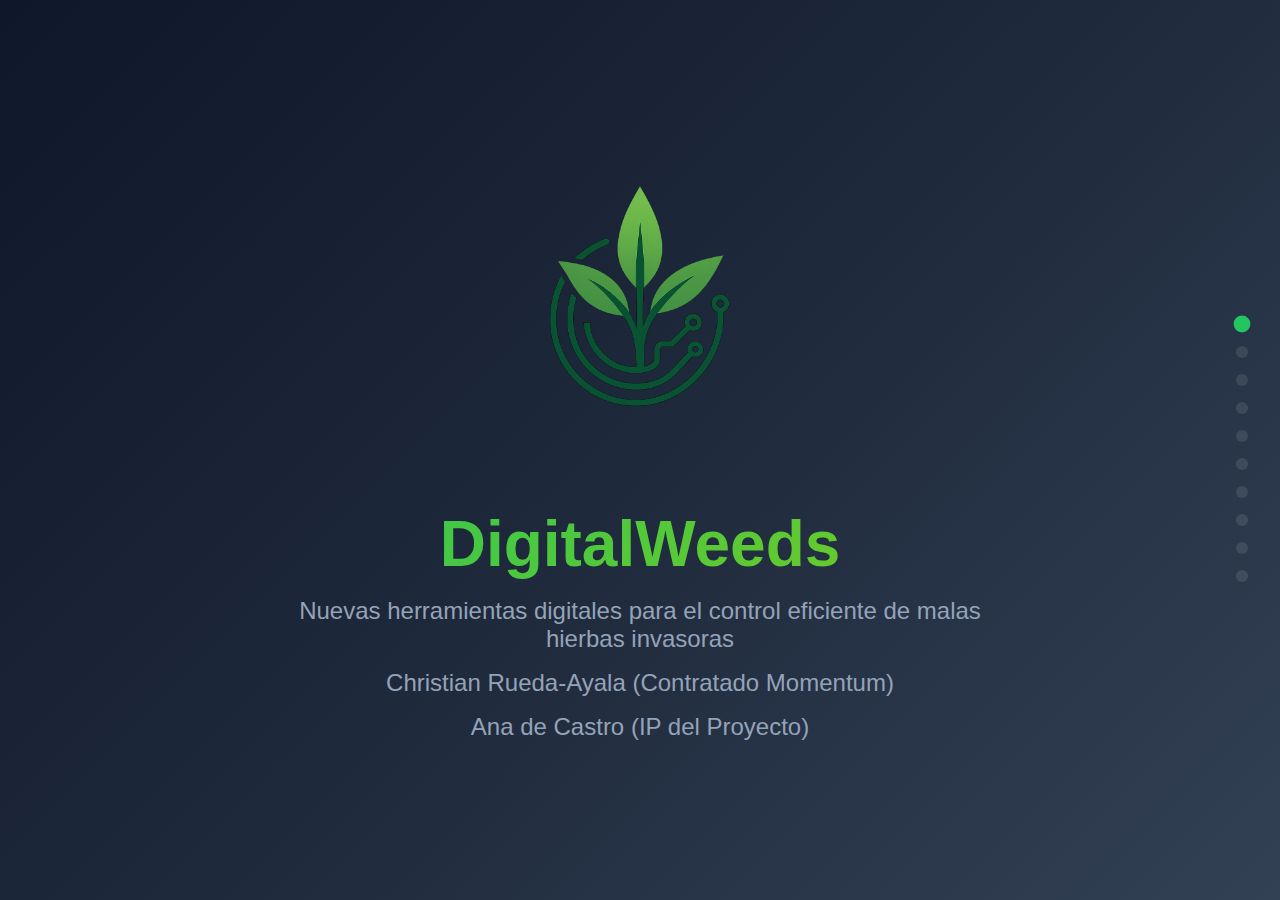
<file: presentation.html>
<!DOCTYPE html>
<html lang="es">
<head>
    <meta charset="UTF-8">
    <meta name="viewport" content="width=device-width, initial-scale=1.0">
    <title>Presentación - DigitalWeeds</title>
    <style>
        :root {
            --color-primary: #22c55e;
            --color-secondary: #84cc16;
            --color-accent1: #3b82f6;
            --color-accent2: #8b5cf6;
            --color-accent3: #06b6d4;
            --color-accent4: #f59e0b;
            --text-light: #f8fafc;
            --text-medium: #94a3b8;
            --bg-dark-start: #0f172a;
            --bg-dark-mid: #1e293b;
            --bg-dark-end: #334155;
            --glass-bg: rgba(255, 255, 255, 0.05);
            --glass-border: rgba(255, 255, 255, 0.1);
        }

        * { margin: 0; padding: 0; box-sizing: border-box; }

        html, body {
            height: 100%;
            width: 100%;
            overflow: hidden;
            font-family: -apple-system, BlinkMacSystemFont, 'Segoe UI', Roboto, 'Helvetica Neue', Arial, sans-serif;
            background: linear-gradient(135deg, var(--bg-dark-start) 0%, var(--bg-dark-mid) 50%, var(--bg-dark-end) 100%);
            color: var(--text-light);
        }

        .presentation-container { height: 100%; width: 100%; position: relative; }
        .slides-wrapper { display: flex; height: 100%; transition: transform 0.6s cubic-bezier(0.77, 0, 0.175, 1); }
        .slide {
            width: 100vw; height: 100vh;
            flex-shrink: 0; display: flex;
            align-items: center; justify-content: center;
            padding: 3rem; overflow-y: auto;
        }
        
        .slide-content {
            opacity: 0; transform: translateY(30px);
            transition: opacity 0.6s ease-out 0.4s, transform 0.6s ease-out 0.4s;
            max-width: 1200px; width: 100%;
        }
        .slide.is-visible .slide-content { opacity: 1; transform: translateY(0); }

        /* --- Estilos de Componentes Reutilizados --- */
        .logo { width: 320px; height: auto; margin: 0 auto 1.5rem; }
        h1 { font-size: 4rem; font-weight: 800; background: linear-gradient(135deg, var(--color-primary), var(--color-secondary)); -webkit-background-clip: text; -webkit-text-fill-color: transparent; background-clip: text; text-align: center; }
        h2 { font-size: 2.5rem; text-align: center; margin-bottom: 2rem; }
        .subtitle { font-size: 1.5rem; color: var(--text-medium); font-weight: 300; max-width: 700px; margin: 1rem auto 0; text-align: center; }
        
        .glass-card { background: var(--glass-bg); backdrop-filter: blur(15px); -webkit-backdrop-filter: blur(15px); border: 1px solid var(--glass-border); border-radius: 24px; padding: 2rem; }
        .description-card p { font-size: 1.1rem; line-height: 1.7; color: var(--text-medium); margin-top: 1.5rem; }
        .description-card h3 { font-size: 1.5rem; color: var(--color-primary); margin-top: 2rem; }
        
        .grid { display: grid; grid-template-columns: repeat(auto-fit, minmax(300px, 1fr)); gap: 2rem; }
        .objective-card { text-align: center; }
        .objective-number { display: inline-flex; width: 40px; height: 40px; align-items: center; justify-content: center; background: linear-gradient(135deg, var(--color-accent1), #1d4ed8); border-radius: 50%; font-weight: 700; margin-bottom: 1rem; }
        .objective-title { font-size: 1.3rem; font-weight: 700; }

        .activity-card { padding: 2rem; border-radius: 20px; }
        .activity-icon { width: 50px; height: 50px; border-radius: 12px; display: flex; align-items: center; justify-content: center; font-size: 1.5rem; margin-bottom: 1rem; }
        .activity-title { font-size: 1.3rem; }
        .activity-subtitle { color: var(--text-medium); font-size: 0.9rem; margin-bottom: 1.5rem; }
        .progress-bar { width: 100%; height: 8px; background: rgba(255, 255, 255, 0.1); border-radius: 4px; overflow: hidden; margin-bottom: 0.5rem; }
        .progress-fill { width: 0; height: 100%; border-radius: 4px; transition: width 1.2s cubic-bezier(0.25, 1, 0.5, 1); }
        .progress-text { text-align: right; font-size: 0.9rem; font-weight: 600; }
        
        .accordion-button { background: var(--bg-dark-start); color: var(--color-primary); border: 1px solid var(--glass-border); border-radius: 8px; padding: 12px 15px; width: 100%; text-align: left; font-weight: bold; font-size: 1rem; cursor: pointer; margin-bottom: 0.5rem; display: flex; justify-content: space-between; align-items: center; }
        .accordion-content { overflow: hidden; max-height: 0; transition: max-height 0.4s ease-out; padding-left: 1rem; }
        .accordion-content ul { list-style-type: '✔ '; padding-left: 1rem; }
        .accordion-content li { margin-bottom: 0.5rem; color: var(--text-medium); }

        .concept-layout { display: flex; align-items: center; gap: 3rem; }
        .concept-image-wrapper { flex: 1; text-align: center; }
        .concept-image { max-width: 100%; height: auto; border-radius: 20px; box-shadow: 0 20px 50px rgba(0,0,0,0.5); }
        .concept-text-wrapper { flex: 1; }
        .concept-text-wrapper h2 { text-align: left; }
        .concept-text-wrapper p { font-size: 1.3rem; line-height: 1.7; color: var(--text-medium); }
        
        .slide-nav { position: fixed; right: 2rem; top: 50%; transform: translateY(-50%); z-index: 100; display: flex; flex-direction: column; gap: 1rem; }
        .slide-nav-dot { width: 12px; height: 12px; background-color: var(--glass-border); border-radius: 50%; cursor: pointer; transition: all 0.3s ease; }
        .slide-nav-dot:hover { background-color: var(--text-medium); }
        .slide-nav-dot.active { background-color: var(--color-primary); transform: scale(1.4); }

        /* ESTILOS CRONOGRAMA */
        .gantt-wrapper { overflow-x: auto; padding: 1rem; background: var(--glass-bg); backdrop-filter: blur(15px); -webkit-backdrop-filter: blur(15px); border: 1px solid var(--glass-border); border-radius: 24px; background-image: linear-gradient(to right, var(--glass-border) 1px, transparent 1px), linear-gradient(to bottom, var(--glass-border) 1px, transparent 1px); background-size: 60px 40px; }
        .gantt-chart-container { display: grid; grid-template-columns: 150px repeat(16, 60px); grid-template-rows: 40px 40px repeat(16, 40px); min-width: 1110px; position: relative; }
        .gantt-header { display: flex; align-items: center; justify-content: center; font-weight: 600; color: var(--text-medium); font-size: 0.9rem; }
        .gantt-year-header { border-bottom: 2px solid var(--glass-border); font-weight: bold; }
        .gantt-progress-line { width: 3px; background-color: #ef4444; border-radius: 2px; z-index: 10; justify-self: start; position: relative; }
        .gantt-progress-line::before { content: 'Ahora'; position: absolute; top: -30px; left: 50%; transform: translateX(-50%); background-color: #ef4444; color: var(--text-light); padding: 2px 8px; border-radius: 12px; font-size: 0.75rem; font-weight: bold; white-space: nowrap; }
        .gantt-item { display: flex; align-items: center; justify-content: center; font-size: 0.8rem; font-weight: bold; color: #0f172a; border-radius: 8px; padding: 0 8px; overflow: hidden; white-space: nowrap; grid-row-start: var(--row-start); grid-row-end: var(--row-end); grid-column-start: var(--col-start); grid-column-end: var(--col-end); margin: 4px; }
        .gantt-label { background: transparent; color: var(--text-medium); justify-content: flex-start; text-align: left; white-space: normal; line-height: 1.2; }
        .gantt-marker { background-color: #4a5568; color: var(--text-light); border-radius: 6px; font-size: 0.9rem; }
        .task-green { background-color: var(--color-primary); }
        .task-yellow { background-color: var(--color-accent4); }
        .task-cyan { background-color: var(--color-accent3); }
        .task-pink { background-color: #ec4899; }
        .task-purple { background-color: var(--color-accent2); }
        .task-peach { background-color: #fb923c; }
        .task-lightpink { background-color: #f472b6; }
        
        /* ✅ ESTILOS PARA DIAPOSITIVA DE AGRADECIMIENTO */
        .contact-info { display: flex; justify-content: center; gap: 2.5rem; margin-top: 2rem; flex-wrap: wrap; }
        .contact-item { display: flex; align-items: center; gap: 0.75rem; }
        .contact-icon { font-size: 1.5rem; color: var(--color-primary); }
        .contact-item a { color: var(--text-medium); text-decoration: none; font-weight: 500; font-size: 1.1rem; transition: color 0.3s ease; }
        .contact-item a:hover { color: var(--text-light); }
        .closing-statement { font-size: 2rem; margin-top: 2.5rem; background: linear-gradient(135deg, var(--color-primary), var(--color-secondary)); -webkit-background-clip: text; -webkit-text-fill-color: transparent; background-clip: text; }

        @media (max-width: 900px) {
            .concept-layout { flex-direction: column; }
        }
        @media (max-width: 768px) {
            .slide { padding: 1.5rem; }
            h1 { font-size: 2.5rem; }
            h2 { font-size: 1.8rem; }
            .grid { grid-template-columns: 1fr; }
            .contact-info { flex-direction: column; gap: 1.5rem; }
        }
    </style>
</head>
<body>

<div class="presentation-container">
    <div class="slides-wrapper">
        <!-- Slide 1: Título -->
        <section class="slide" id="slide-title">
            <div class="slide-content" style="text-align: center;">
                <img src="assets/img/digitalweeds_logo_svg.png" alt="Logo de DigitalWeeds" class="logo">
                <h1>DigitalWeeds</h1>
                <p class="subtitle">Nuevas herramientas digitales para el control eficiente de malas hierbas invasoras</p>
                <p class="subtitle"> </p>

                <p class="subtitle">Christian Rueda-Ayala (Contratado Momentum)</p>
                <p class="subtitle">Ana de Castro (IP del Proyecto)</p>


            </div>
        </section>

        <!-- Slide 2: Descripción -->
        <section class="slide" id="slide-description">
            <div class="slide-content">
                <h2>Descripción del Proyecto</h2>
                <div class="description-card glass-card">
                    <h3>Antecedentes</h3>
                    <p>La propagación de especies exóticas de malas hierbas invasoras (mhi) representa una amenaza crítica para los cultivos y la biodiversidad, como es el caso de Amaranthus palmeri en campos de maíz. La teledetección mediante drones y la IA permiten detectar estas plántulas en etapas iniciales, cuando el control es más efectivo.</p>
                    <h3>Objetivo Principal</h3>
                    <p>DigitalWeeds se centra en el uso de tecnología basada en teledetección y algoritmos de Deep Learning para la identificación, caracterización y cartografía de malas hierbas invasoras en maíz, con el fin de mitigar su impacto reduciendo el uso de herbicidas.</p>
                </div>
            </div>
        </section>

        <!-- Slide 3: Concepto Visual -->
        <section class="slide" id="slide-concept">
            <div class="slide-content">
                <div class="concept-layout">
                    <div class="concept-image-wrapper">
                        <img src="assets/img/digitalweeds_concept_2.png" alt="Imagen conceptual del proyecto DigitalWeeds" class="concept-image">
                    </div>
                    <div class="concept-text-wrapper">
                        <h2>El Concepto</h2>
                        <p>Utilizaremos drones como nuestros 'ojos en el cielo' para capturar datos, mientras algoritmos de Deep Learning actuarán como el 'cerebro', decodificando cada pixel para diferenciar con alta precisión la mala hierba invasora del cultivo. 
                            El resultado es la transformación de simples imágenes en un mapa de acción inteligente, permitiendo un tratamiento quirúrgico que protege el maíz, minimizar el uso de herbicidas y salvaguardar la biodiversidad del ecosistema.</p>
                    </div>
                </div>
            </div>
        </section>
        
        <!-- Slide 4: Objetivos -->
        <section class="slide" id="slide-objectives">
            <div class="slide-content">
                <h2>Objetivos Específicos</h2>
                <div class="grid">
                    <div class="objective-card glass-card"><div class="objective-number">1</div><h4 class="objective-title">Productos Geomáticos</h4><p class="objective-description">Generación de ortomosaicos y cartografía 3D para la caracterización de Amaranthus.</p></div>
                    <div class="objective-card glass-card"><div class="objective-number">2</div><h4 class="objective-title">Imágenes Sintéticas</h4><p class="objective-description">Uso de modelos generativos (GANs) para aumentar el set de datos y mejorar la clasificación.</p></div>
                    <div class="objective-card glass-card"><div class="objective-number">3</div><h4 class="objective-title">Cartografía y Seguimiento</h4><p class="objective-description">Desarrollo de algoritmos Deep Learning para detectar y mapear A. palmeri en maíz.</p></div>
                    <div class="objective-card glass-card"><div class="objective-number">4</div><h4 class="objective-title">Aplicación Móvil</h4><p class="objective-description">Creación de una app para la identificación en campo de A. palmeri con dispositivos móviles.</p></div>
                </div>
            </div>
        </section>

        <!-- Slide 5: Progreso General -->
        <section class="slide" id="slide-progress-overview">
            <div class="slide-content">
                <h2>Progreso General de Actividades</h2>
                <div class="grid">
                    <div class="activity-card glass-card" data-activity-key="memoria"><div class="activity-icon" style="background: linear-gradient(135deg, var(--color-accent1), #1d4ed8);">📊</div><h3 class="activity-title">Memoria Anual</h3><p class="activity-subtitle">80 ECTS</p><div class="progress-bar"><div class="progress-fill" style="background: var(--color-accent1);"></div></div><p class="progress-text" style="color: var(--color-accent1);"></p></div>
                    <div class="activity-card glass-card" data-activity-key="digital"><div class="activity-icon" style="background: linear-gradient(135deg, var(--color-accent3), #0891b2);">🤖</div><h3 class="activity-title">Comp. Digitales</h3><p class="activity-subtitle">107.8 ECTS</p><div class="progress-bar"><div class="progress-fill" style="background: var(--color-accent3);"></div></div><p class="progress-text" style="color: var(--color-accent3);"></p></div>
                    <div class="activity-card glass-card" data-activity-key="complementaria"><div class="activity-icon" style="background: linear-gradient(135deg, var(--color-accent4), #d97706);">📚</div><h3 class="activity-title">Form. Complementaria</h3><p class="activity-subtitle">26.2 ECTS</p><div class="progress-bar"><div class="progress-fill" style="background: var(--color-accent4);"></div></div><p class="progress-text" style="color: var(--color-accent4);"></p></div>
                    <div class="activity-card glass-card" data-activity-key="estancias"><div class="activity-icon" style="background: linear-gradient(135deg, var(--color-accent2), #7c3aed);">✈️</div><h3 class="activity-title">Estancias Formativas</h3><p class="activity-subtitle">46.6 ECTS</p><div class="progress-bar"><div class="progress-fill" style="background: var(--color-accent2);"></div></div><p class="progress-text" style="color: var(--color-accent2);"></p></div>
                </div>
            </div>
        </section>

        <!-- Slide 6: Detalle Memoria Anual -->
        <section class="slide" id="slide-detail-memoria">
            <div class="slide-content">
                <h2>Detalle: Memoria Anual</h2>
                <div id="memoria-accordion" class="glass-card"></div>
            </div>
        </section>
        
        <!-- Slide 7: Detalle Competencias Digitales -->
        <section class="slide" id="slide-detail-digital">
            <div class="slide-content">
                <h2>Detalle: Competencias Digitales</h2>
                <div id="digital-accordion" class="glass-card"></div>
            </div>
        </section>

        <!-- Slide 8: Detalle Formación Complementaria -->
        <section class="slide" id="slide-detail-complementaria">
            <div class="slide-content">
                <h2>Detalle: Formación Complementaria</h2>
                <div id="complementaria-accordion" class="glass-card"></div>
            </div>
        </section>

        <!-- Slide 9: Cronograma -->
        <section class="slide" id="slide-cronograma">
            <div class="slide-content">
                <h2>📅 Cronograma del Proyecto</h2>
                <div class="gantt-wrapper">
                    <div class="gantt-chart-container">
                        <!-- HEADER DE AÑOS --><div class="gantt-header gantt-year-header" style="grid-row: 1; grid-column: 2 / 6;">Fin 2024 - 2025</div><div class="gantt-header gantt-year-header" style="grid-row: 1; grid-column: 6 / 10;">2026</div><div class="gantt-header gantt-year-header" style="grid-row: 1; grid-column: 10 / 14;">2027</div><div class="gantt-header gantt-year-header" style="grid-row: 1; grid-column: 14 / 18;">2028</div>
                        <!-- HEADER DE TRIMESTRES --><div class="gantt-header" style="grid-row: 2; grid-column: 2;">T1</div><div class="gantt-header" style="grid-row: 2; grid-column: 3;">T2</div><div class="gantt-header" style="grid-row: 2; grid-column: 4;">T3</div><div class="gantt-header" style="grid-row: 2; grid-column: 5;">T4</div><div class="gantt-header" style="grid-row: 2; grid-column: 6;">T1</div><div class="gantt-header" style="grid-row: 2; grid-column: 7;">T2</div><div class="gantt-header" style="grid-row: 2; grid-column: 8;">T3</div><div class="gantt-header" style="grid-row: 2; grid-column: 9;">T4</div><div class="gantt-header" style="grid-row: 2; grid-column: 10;">T1</div><div class="gantt-header" style="grid-row: 2; grid-column: 11;">T2</div><div class="gantt-header" style="grid-row: 2; grid-column: 12;">T3</div><div class="gantt-header" style="grid-row: 2; grid-column: 13;">T4</div><div class="gantt-header" style="grid-row: 2; grid-column: 14;">T1</div><div class="gantt-header" style="grid-row: 2; grid-column: 15;">T2</div><div class="gantt-header" style="grid-row: 2; grid-column: 16;">T3</div><div class="gantt-header" style="grid-row: 2; grid-column: 17;">T4</div>
                        <!-- LÍNEA DE PROGRESO ACTUAL --><div class="gantt-progress-line" style="grid-column-start: 4; grid-row: 3 / 19;"></div>
                        <!-- FILAS DE CONTENIDO --><div class="gantt-item gantt-label" style="--row-start: 3;">Ciclo fenológico A. Palmeri</div><div class="gantt-item task-green" style="--row-start: 3; --col-start: 3; --col-end: 6;"></div><div class="gantt-item task-green" style="--row-start: 3; --col-start: 7; --col-end: 10;"></div><div class="gantt-item task-green" style="--row-start: 3; --col-start: 11; --col-end: 14;"></div><div class="gantt-item task-green" style="--row-start: 3; --col-start: 15; --col-end: 18;"></div><div class="gantt-item gantt-marker" style="--row-start: 4; --col-start: 1; --col-end: 2;">O.1</div><div class="gantt-item task-yellow" style="--row-start: 4; --col-start: 2; --col-end: 15;"></div><div class="gantt-item gantt-marker" style="--row-start: 5; --col-start: 1; --col-end: 2;">O.2</div><div class="gantt-item task-cyan" style="--row-start: 5; --col-start: 3; --col-end: 15;"></div><div class="gantt-item gantt-marker" style="--row-start: 6; --col-start: 1; --col-end: 2;">O.3</div><div class="gantt-item task-cyan" style="--row-start: 6; --col-start: 7; --col-end: 18;"></div><div class="gantt-item gantt-marker" style="--row-start: 7; --col-start: 1; --col-end: 2;">O.4</div><div class="gantt-item task-pink" style="--row-start: 7; --col-start: 7; --col-end: 18;"></div><div class="gantt-item gantt-label" style="--row-start: 8;">Form. Dig. Cursos IA</div><div class="gantt-item task-purple" style="--row-start: 8; --col-start: 2; --col-end: 3;">ML/DL</div><div class="gantt-item task-purple" style="--row-start: 8; --col-start: 3; --col-end: 4;">IA Dev</div><div class="gantt-item task-purple" style="--row-start: 8; --col-start: 11; --col-end: 12;">IAG</div><div class="gantt-item task-purple" style="--row-start: 8; --col-start: 12; --col-end: 13;">Data E.</div><div class="gantt-item task-purple" style="--row-start: 8; --col-start: 13; --col-end: 14;">MLOps</div><div class="gantt-item gantt-label" style="--row-start: 9; justify-content: flex-end;">Form. Dig. Máster IA </div><div class="gantt-item task-purple" style="--row-start: 9; --col-start: 4; --col-end: 12;"></div><div class="gantt-item gantt-label" style="--row-start: 10; justify-content: flex-end;">Form. Dig. Teledetec-GIS </div><div class="gantt-item task-purple" style="--row-start: 10; --col-start: 8; --col-end: 9;">Tel. UIMP</div><div class="gantt-item task-purple" style="--row-start: 10; --col-start: 9; --col-end: 10;">Exp. SIG</div><div class="gantt-item task-purple" style="--row-start: 10; --col-start: 10; --col-end: 11;">Tel. Aplic.</div><div class="gantt-item task-purple" style="--row-start: 10; --col-start: 11; --col-end: 12;">Tel. y SIG</div><div class="gantt-item gantt-label" style="--row-start: 11; justify-content: flex-end;">Form. Dig. Dev App</div><div class="gantt-item task-peach" style="--row-start: 11; --col-start: 14; --col-end: 15;"></div><div class="gantt-item gantt-label" style="--row-start: 12; justify-content: flex-end;">Form. Comp. CITA</div><div class="gantt-item task-peach" style="--row-start: 12; --col-start: 5; --col-end: 6;"></div><div class="gantt-item task-peach" style="--row-start: 12; --col-start: 7; --col-end: 8;"></div><div class="gantt-item gantt-label" style="--row-start: 13; justify-content: flex-end;">Form. Comp. Lleida</div><div class="gantt-item task-peach" style="--row-start: 13; --col-start: 6; --col-end: 7;"></div><div class="gantt-item gantt-label" style="--row-start: 14; justify-content: flex-end;">Form. Comp. Inglés</div><div class="gantt-item task-peach" style="--row-start: 14; --col-start: 2; --col-end: 3;"></div><div class="gantt-item gantt-label" style="--row-start: 15; justify-content: flex-end;">Form. Comp. Congresos y Sem.</div><div class="gantt-item task-lightpink" style="--row-start: 15; --col-start: 2; --col-end: 3;">CSIC</div><div class="gantt-item task-lightpink" style="--row-start: 15; --col-start: 3; --col-end: 4;">EWRS</div><div class="gantt-item task-lightpink" style="--row-start: 15; --col-start: 4; --col-end: 9;">CSIC</div><div class="gantt-item task-lightpink" style="--row-start: 15; --col-start: 9; --col-end: 10;">SEMH</div><div class="gantt-item task-lightpink" style="--row-start: 15; --col-start: 10; --col-end: 11;">CSIC</div><div class="gantt-item task-lightpink" style="--row-start: 15; --col-start: 11; --col-end: 12;">ECPA</div><div class="gantt-item task-lightpink" style="--row-start: 15; --col-start: 12; --col-end: 15;">CSIC</div><div class="gantt-item task-lightpink" style="--row-start: 15; --col-start: 15; --col-end: 16;">AgEng</div><div class="gantt-item task-lightpink" style="--row-start: 15; --col-start: 16; --col-end: 18;">CSIC</div><div class="gantt-item gantt-label" style="--row-start: 16; justify-content: flex-end;">Estancias</div><div class="gantt-item task-purple" style="--row-start: 16; --col-start: 7; --col-end: 8;">CAAI4SA</div><div class="gantt-item task-purple" style="--row-start: 16; --col-start: 11; --col-end: 12;">UCO</div><div class="gantt-item task-purple" style="--row-start: 16; --col-start: 14; --col-end: 15;">AgroTIC</div><div class="gantt-item gantt-label" style="--row-start: 17; justify-content: flex-end;">Memorias</div><div class="gantt-item task-yellow" style="--row-start: 17; --col-start: 5; --col-end: 6;"></div><div class="gantt-item task-yellow" style="--row-start: 17; --col-start: 8; --col-end: 9;"></div><div class="gantt-item task-yellow" style="--row-start: 17; --col-start: 12; --col-end: 13;"></div><div class="gantt-item task-yellow" style="--row-start: 17; --col-start: 17; --col-end: 18;"></div>
                    </div>
                </div>
            </div>
        </section>

        <!--  Slide 10: Agradecimiento -->
        <section class="slide" id="slide-thanks">
            <div class="slide-content">
                <h2>¡Gracias!</h2>
                <div class="glass-card" style="text-align: center;">
                    <p class="subtitle" style="font-size: 1.2rem; max-width: 100%; margin-bottom: 2rem;">
                        Agradecemos su tiempo y atención. 
                    </p>
                    <div class="contact-info">
                        <div class="contact-item">
                            <span class="contact-icon">📧</span>
                            <a href="mailto:digitalweeds@csic.es">digitalweeds@csic.es</a>
                            <a href="christian.rueda@csic.es">christian.rueda@csic.es</a>
                        </div>
                        <div class="contact-item">
                            <span class="contact-icon">🌐</span>
                            <a href="www.digitalweeds.csic.es" target="_blank">www.digitalweeds.csic.es</a>
                        </div>
                    </div>
                    <h3 class="closing-statement">¿Preguntas?</h3>
                </div>
            </div>
        </section>
        
    </div>
    
    <nav class="slide-nav" id="slide-nav"></nav>
</div>

<script>
    // El script JavaScript permanece sin cambios, ya que está diseñado para adaptarse
    // dinámicamente al número de diapositivas que encuentre en el HTML.
    document.addEventListener('DOMContentLoaded', () => {
        const activityData = {
            'memoria': {
                totalECTS: 80,
                activitiesByMonth: { "Noviembre 2024": [{ ects: 0.36, desc: "Análisis DIGinvasive" }, { ects: 0.32, desc: "Formalización contrato" }, { ects: 0.32, desc: "Planificación trimestral" }, { ects: 0.32, desc: "Revisión de avance" }, { ects: 0.32, desc: "Revisión doc. previa" }, { ects: 0.32, desc: "Revisión doc. Momentum" }], "Diciembre 2024": [{ ects: 0.32, desc: "Caracterización espectral" }, { ects: 0.72, desc: "Explicación experimento" }, { ects: 0.64, desc: "Explicación datos obtenidos" }, { ects: 0.48, desc: "Explicación gráficas reflectancia" }, { ects: 0.32, desc: "Planificación" }, { ects: 0.32, desc: "Revisión avance" }, { ects: 0.32, desc: "Revisión parcial" }], "Enero 2025": [{ ects: 0.80, desc: "Filtrado de datos" }, { ects: 0.32, desc: "Planificación" }, { ects: 0.32, desc: "Revisión avance" }, { ects: 0.32, desc: "Revisión de filtrado" }, { ects: 0.32, desc: "Revisión parcial" }, { ects: 0.08, desc: "Seminario InSoil" }, { ects: 0.08, desc: "Seminario SENSOFOREST" }], "Febrero 2025": [{ ects: 0.32, desc: "Planificación" }, { ects: 0.32, desc: "Revisión avance" }, { ects: 0.32, desc: "Revisión parcial" }], "Marzo 2025": [{ ects: 0.32, desc: "Planificación" }, { ects: 0.16, desc: "Kickoff Momentum" }, { ects: 0.32, desc: "Revisión parcial" }, { ects: 0.08, desc: "Seminario ARxMM" }] }
            },
            'estancias': { totalECTS: 46.6, activitiesByMonth: {} },
            'digital': {
                totalECTS: 107.8,
                activitiesByMonth: { "Nov 2024": [{ ects: 0.60, desc: "Flujos de trabajo con ArcGIS" }], "Dic 2024": [{ ects: 0.16, desc: "Supervised Learning with scikit-learn" }], "Ene 2025": [{ ects: 1.00, desc: "Python for Data Science, AI & Development" }], "Feb 2025": [{ ects: 0.28, desc: "Intro a GenAI" }, { ects: 0.28, desc: "Prompt Engineering" }, { ects: 0.48, desc: "Intro a IA" }, { ects: 0.44, desc: "Carrera de Desarrollador" }], "Mar 2025": [{ ects: 0.52, desc: "Apps con GenAI y Python" }, { ects: 1.28, desc: "Deep & Reinforcement Learning" }, { ects: 0.44, desc: "IA con Python y Flask" }, { ects: 0.56, desc: "Análisis Exploratorio de Datos" }, { ects: 0.68, desc: "GenAI para desarrolladores" }, { ects: 0.52, desc: "Intro a HTML, CSS, JS" }, { ects: 0.56, desc: "Intro a Ing. de Software" }, { ects: 0.80, desc: "Machine Learning Capstone" }, { ects: 1.00, desc: "Clasificación Supervisada" }, { ects: 0.80, desc: "Regresión Supervisada" }, { ects: 0.92, desc: "Machine Learning No Supervisado" }, { ects: 0.44, desc: "Fundamentos de Data Science" }] }
            },
            'complementaria': {
                totalECTS: 26.2,
                activitiesByMonth: { "Ene 2025": [{ ects: 0.40, desc: "Big Data, IA en Agricultura" }], "Feb 2025": [{ ects: 0.36, desc: "I Encuentro Momentum" }, { ects: 0.40, desc: "Paradigmas Tecnológicos" }], "Mar 2025": [{ ects: 0.08, desc: "Intro a MATLAB" }, { ects: 0.12, desc: "Microcredencial Portfolio" }] }
            }
        };

        let currentSlide = 0;
        const slidesWrapper = document.querySelector('.slides-wrapper');
        const slides = document.querySelectorAll('.slide');
        const slideNav = document.getElementById('slide-nav');

        function init() {
            slides.forEach((_, index) => {
                const dot = document.createElement('div');
                dot.classList.add('slide-nav-dot');
                dot.dataset.slideTo = index;
                slideNav.appendChild(dot);
            });
            processActivityData();
            updateProgressCards();
            goToSlide(0);
        }
        
        function processActivityData() {
            for (const key in activityData) {
                const entry = activityData[key];
                entry.completedECTS = 0;
                let accordionHTML = '';
                let monthCounter = 0;
                
                for (const month in entry.activitiesByMonth) {
                    const activities = entry.activitiesByMonth[month];
                    entry.completedECTS += activities.reduce((sum, act) => sum + act.ects, 0);
                    const listItems = activities.map(act => `<li>${act.desc} (${act.ects.toFixed(2)} ECTS)</li>`).join('');
                    const accordionId = `${key}-${monthCounter++}`;
                    accordionHTML += `<button class="accordion-button" data-accordion-key="${accordionId}">${month}<span class="accordion-icon">➕</span></button><div id="${accordionId}" class="accordion-content"><ul>${listItems}</ul></div>`;
                }
                const accordionContainer = document.getElementById(`${key}-accordion`);
                if (accordionContainer) { accordionContainer.innerHTML = accordionHTML || '<p>No hay actividades registradas.</p>'; }
            }
        }

        function updateProgressCards() {
            document.querySelectorAll('.activity-card[data-activity-key]').forEach(card => {
                const key = card.dataset.activityKey;
                const data = activityData[key];
                if (data) {
                    const percentage = data.totalECTS > 0 ? (data.completedECTS / data.totalECTS) * 100 : 0;
                    card.querySelector('.progress-text').textContent = `${percentage.toFixed(2)}% Completado`;
                    card.querySelector('.progress-fill').dataset.targetWidth = `${percentage}%`;
                }
            });
        }
        
        function animateProgressBarsOnSlide(slideIndex) {
            const targetSlide = slides[slideIndex];
            if (targetSlide.id === 'slide-progress-overview') {
                targetSlide.querySelectorAll('.progress-fill').forEach(bar => { bar.style.width = bar.dataset.targetWidth || '0%'; });
            }
        }

        function goToSlide(slideIndex) {
            if (slideIndex < 0 || slideIndex >= slides.length) return;
            currentSlide = slideIndex;
            slidesWrapper.style.transform = `translateX(-${currentSlide * 100}%)`;
            document.querySelectorAll('.slide').forEach(s => s.classList.remove('is-visible'));
            slides[currentSlide].classList.add('is-visible');
            document.querySelectorAll('.slide-nav-dot').forEach(dot => dot.classList.remove('active'));
            document.querySelector(`.slide-nav-dot[data-slide-to="${currentSlide}"]`).classList.add('active');
            animateProgressBarsOnSlide(currentSlide);
        }
        
        slideNav.addEventListener('click', (e) => {
            if (e.target.matches('.slide-nav-dot')) { goToSlide(parseInt(e.target.dataset.slideTo)); }
        });
        document.addEventListener('keydown', (e) => {
            if (e.key === 'ArrowRight') goToSlide(currentSlide + 1);
            if (e.key === 'ArrowLeft') goToSlide(currentSlide - 1);
        });
        document.addEventListener('click', e => {
            const accordionButton = e.target.closest('.accordion-button');
            if (accordionButton) {
                const content = document.getElementById(accordionButton.dataset.accordionKey);
                if (content.style.maxHeight) { content.style.maxHeight = null; } 
                else { content.style.maxHeight = content.scrollHeight + 'px'; }
            }
        });

        init();
    });
</script>

</body>
</html>
</file>
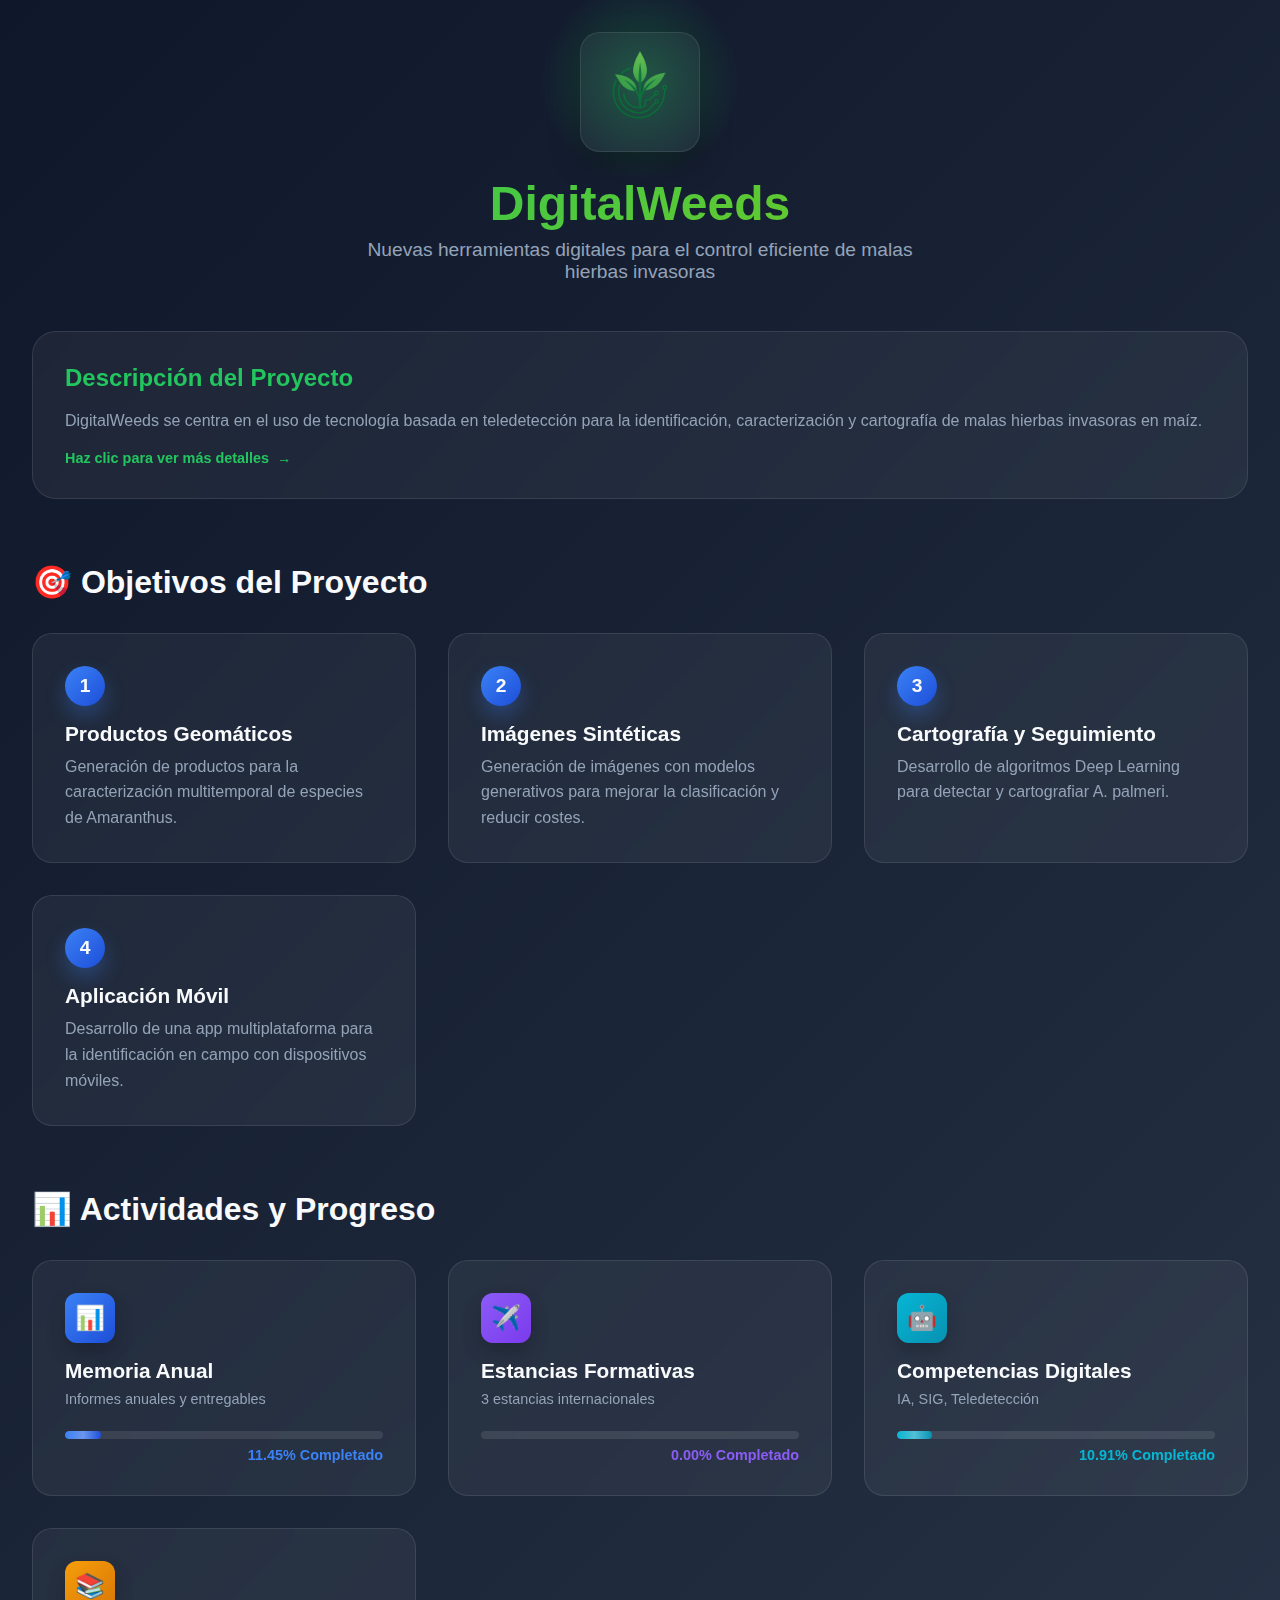
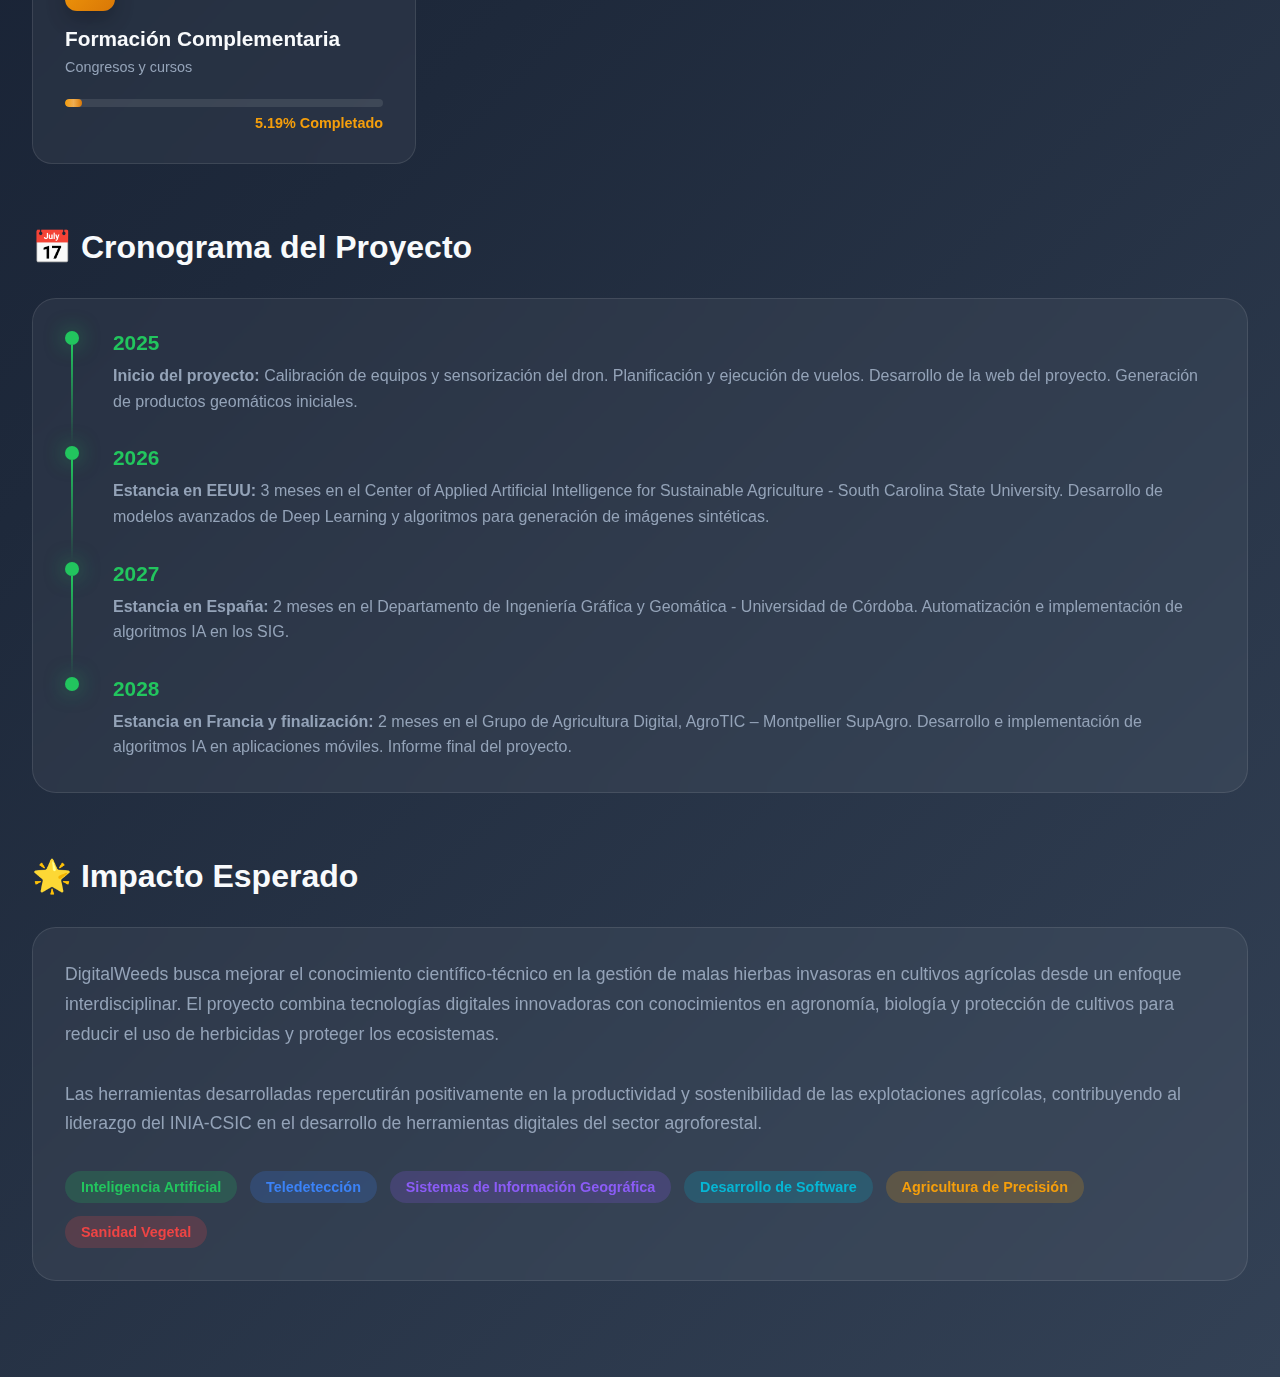
<file: progress.html>
<!DOCTYPE html>
<html lang="es">
<head>
    <meta charset="UTF-8">
    <meta name="viewport" content="width=device-width, initial-scale=1.0">
    <title>DigitalWeeds - Dashboard de Progreso</title>
    <style>
        :root {
            --color-primary: #22c55e;
            --color-secondary: #84cc16;
            --color-accent1: #3b82f6;
            --color-accent2: #8b5cf6;
            --color-accent3: #06b6d4;
            --color-accent4: #f59e0b;
            --text-light: #f8fafc;
            --text-medium: #94a3b8;
            --bg-dark-start: #0f172a;
            --bg-dark-mid: #1e293b;
            --bg-dark-end: #334155;
            --glass-bg: rgba(255, 255, 255, 0.05);
            --glass-border: rgba(255, 255, 255, 0.1);
        }

        * { margin: 0; padding: 0; box-sizing: border-box; }

        body {
            font-family: -apple-system, BlinkMacSystemFont, 'Segoe UI', Roboto, 'Helvetica Neue', Arial, sans-serif;
            background: linear-gradient(135deg, var(--bg-dark-start) 0%, var(--bg-dark-mid) 50%, var(--bg-dark-end) 100%);
            color: var(--text-light);
            min-height: 100vh;
            overflow-x: hidden;
        }

        .container { max-width: 1400px; margin: 0 auto; padding: 2rem; }
        .header { text-align: center; margin-bottom: 3rem; position: relative; }
        .header::before {
            content: ''; position: absolute; top: -50px; left: 50%;
            transform: translateX(-50%); width: 200px; height: 200px;
            background: radial-gradient(circle, rgba(34, 197, 94, 0.3) 0%, transparent 70%);
            border-radius: 50%;
            animation: pulse 4s ease-in-out infinite;
        }
        @keyframes pulse { 50% { transform: translateX(-50%) scale(1.1); opacity: 0.8; } }

        .logo {
            width: 120px; height: auto; display: block;
            margin: 0 auto 1.5rem; border-radius: 20px;
            padding: 10px; background-color: var(--glass-bg);
            border: 1px solid var(--glass-border);
            box-shadow: 0 10px 30px rgba(0, 0, 0, 0.4);
        }

        h1 {
            font-size: 3rem; font-weight: 800;
            background: linear-gradient(135deg, var(--color-primary), var(--color-secondary));
            -webkit-background-clip: text; -webkit-text-fill-color: transparent; background-clip: text;
            margin-bottom: 0.5rem; position: relative; z-index: 1;
        }
        .subtitle { font-size: 1.2rem; color: var(--text-medium); font-weight: 300; max-width: 600px; margin: 0 auto; }
        .section { margin-bottom: 4rem; }
        .section-title { font-size: 2rem; font-weight: 700; margin-bottom: 2rem; display: flex; align-items: center; gap: 0.5rem; color: var(--text-light); }
        
        .glass-card {
            background: var(--glass-bg);
            backdrop-filter: blur(15px); -webkit-backdrop-filter: blur(15px);
            border: 1px solid var(--glass-border); border-radius: 24px; padding: 2rem;
            transition: all 0.3s ease; position: relative; overflow: hidden; cursor: pointer;
        }
        .glass-card:hover { transform: translateY(-5px); box-shadow: 0 20px 40px rgba(0, 0, 0, 0.3); }

        .project-description:hover { border-color: rgba(34, 197, 94, 0.3); }
        .project-description h3 { font-size: 1.5rem; margin-bottom: 1rem; color: var(--color-primary); font-weight: 700; }
        .project-description p, .objective-description { color: var(--text-medium); line-height: 1.6; }
        .click-indicator { color: var(--color-primary); font-size: 0.9rem; font-weight: 600; display: flex; align-items: center; gap: 0.5rem; margin-top: 1rem; }
        .click-indicator::after { content: '→'; transition: transform 0.3s ease; }
        .project-description:hover .click-indicator::after { transform: translateX(5px); }

        .objectives-grid, .activities-grid { display: grid; grid-template-columns: repeat(auto-fit, minmax(300px, 1fr)); gap: 2rem; }
        .objective-card, .activity-card { border-radius: 20px; }
        .objective-card:hover { border-color: rgba(59, 130, 246, 0.3); }
        .objective-number {
            display: inline-flex; width: 40px; height: 40px; align-items: center; justify-content: center;
            background: linear-gradient(135deg, var(--color-accent1), #1d4ed8);
            border-radius: 50%; font-weight: 700; font-size: 1.2rem; margin-bottom: 1rem;
            box-shadow: 0 10px 20px rgba(59, 130, 246, 0.3);
        }
        .objective-title, .activity-title { font-size: 1.3rem; font-weight: 700; margin-bottom: 0.5rem; color: var(--text-light); }

        .activity-icon {
            width: 50px; height: 50px; border-radius: 12px; display: flex; align-items: center; justify-content: center;
            font-size: 1.5rem; margin-bottom: 1rem; box-shadow: 0 10px 20px rgba(0, 0, 0, 0.2);
        }
        .activity-subtitle { color: var(--text-medium); font-size: 0.9rem; margin-bottom: 1.5rem; }
        .progress-bar { width: 100%; height: 8px; background: rgba(255, 255, 255, 0.1); border-radius: 4px; overflow: hidden; margin-bottom: 0.5rem; }
        .progress-fill { height: 100%; border-radius: 4px; transition: width 0.8s cubic-bezier(0.25, 1, 0.5, 1); position: relative; }
        .progress-fill::after {
            content: ''; position: absolute; top: 0; left: 0; right: 0; bottom: 0;
            background: linear-gradient(90deg, transparent, rgba(255, 255, 255, 0.3), transparent);
            animation: shimmer 2s infinite;
        }
        @keyframes shimmer { 100% { transform: translateX(100%); } }
        .progress-text { text-align: right; font-size: 0.9rem; font-weight: 600; }
        
        .timeline-container { padding: 2rem; }
        .timeline-item { position: relative; padding-left: 3rem; margin-bottom: 2rem; }
        .timeline-item::before { content: ''; position: absolute; left: 0; top: 0; width: 14px; height: 14px; background: var(--color-primary); border-radius: 50%; box-shadow: 0 0 20px rgba(34, 197, 94, 0.5); }
        .timeline-item::after { content: ''; position: absolute; left: 6px; top: 14px; width: 2px; height: calc(100% + 1rem); background: linear-gradient(to bottom, var(--color-primary), transparent); }
        .timeline-item:last-child { margin-bottom: 0; }
        .timeline-item:last-child::after { display: none; }
        .timeline-year { font-size: 1.3rem; font-weight: 700; color: var(--color-primary); margin-bottom: 0.5rem; }
        .timeline-content { color: var(--text-medium); font-size: 1rem; line-height: 1.6; }
        
        .modal { display: none; position: fixed; z-index: 1000; left: 0; top: 0; width: 100%; height: 100%; background-color: rgba(0, 0, 0, 0.8); backdrop-filter: blur(10px); -webkit-backdrop-filter: blur(10px); }
        .modal-content { background: linear-gradient(135deg, var(--bg-dark-mid), var(--bg-dark-end)); margin: 5% auto; padding: 2rem; border-radius: 20px; width: 90%; max-width: 900px; border: 1px solid var(--glass-border); animation: modalAppear 0.4s cubic-bezier(0.25, 1, 0.5, 1); max-height: 85vh; overflow-y: auto; }
        @keyframes modalAppear { from { opacity: 0; transform: translateY(-50px); } to { opacity: 1; transform: translateY(0); } }
        .modal-close { color: #aaa; float: right; font-size: 2rem; font-weight: bold; cursor: pointer; transition: color 0.3s; line-height: 1; }
        .modal-close:hover { color: var(--color-primary); }

        .accordion-button { background: var(--bg-dark-start); color: var(--color-primary); border: 1px solid var(--glass-border); border-radius: 8px; padding: 12px 15px; width: 100%; text-align: left; font-weight: bold; font-size: 1rem; cursor: pointer; margin-bottom: 0.5rem; display: flex; justify-content: space-between; align-items: center; transition: background-color 0.3s; }
        .accordion-button:hover { background: var(--bg-dark-mid); }
        .accordion-content { overflow: hidden; max-height: 0; transition: max-height 0.4s ease-out; padding-left: 1rem; border-left: 2px solid var(--color-primary); margin-left: 0.5rem; margin-bottom: 1rem; color: var(--text-medium); }
        .accordion-content ul { list-style-type: '✔  '; padding-left: 1rem; }
        .accordion-content li { margin-bottom: 0.5rem; }
        .accordion-icon { font-size: 1.2rem; transition: transform 0.4s ease; }
        
        .impact-content { color: var(--text-medium); font-size: 1.1rem; line-height: 1.7; margin-bottom: 2rem; }
        .impact-areas { display: flex; flex-wrap: wrap; gap: 0.8rem; }
        .impact-tag { padding: 0.5rem 1rem; border-radius: 25px; font-size: 0.9rem; font-weight: 600; transition: all 0.3s ease; }
        .impact-tag:hover { transform: translateY(-2px); box-shadow: 0 5px 15px rgba(0, 0, 0, 0.2); }
        .impact-tag:nth-child(1) { background: rgba(34, 197, 94, 0.2); color: var(--color-primary); }
        .impact-tag:nth-child(2) { background: rgba(59, 130, 246, 0.2); color: var(--color-accent1); }
        .impact-tag:nth-child(3) { background: rgba(139, 92, 246, 0.2); color: var(--color-accent2); }
        .impact-tag:nth-child(4) { background: rgba(6, 182, 212, 0.2); color: var(--color-accent3); }
        .impact-tag:nth-child(5) { background: rgba(245, 158, 11, 0.2); color: var(--color-accent4); }
        .impact-tag:nth-child(6) { background: rgba(239, 68, 68, 0.2); color: #ef4444; }

        @media (max-width: 768px) {
            .container { padding: 1.5rem; }
            h1 { font-size: 2.2rem; }
            .section-title { font-size: 1.6rem; }
            .objectives-grid, .activities-grid { grid-template-columns: 1fr; }
        }
    </style>
</head>
<body>
    <div class="container">
        <header class="header">
            <img src="assets/img/digitalweeds_logo_svg.png" alt="Logo de DigitalWeeds" class="logo">
            <h1>DigitalWeeds</h1>
            <p class="subtitle">Nuevas herramientas digitales para el control eficiente de malas hierbas invasoras</p>
        </header>

        <section class="section">
            <div class="project-description glass-card" data-modal-key="project-description">
                <h3>Descripción del Proyecto</h3>
                <p>DigitalWeeds se centra en el uso de tecnología basada en teledetección para la identificación, caracterización y cartografía de malas hierbas invasoras en maíz.</p>
                <div class="click-indicator">Haz clic para ver más detalles</div>
            </div>
        </section>

        <section class="section">
            <h2 class="section-title">🎯 Objetivos del Proyecto</h2>
            <div class="objectives-grid">
                <div class="objective-card glass-card" data-modal-key="objetivo1"><div class="objective-number">1</div><h4 class="objective-title">Productos Geomáticos</h4><p class="objective-description">Generación de productos para la caracterización multitemporal de especies de Amaranthus.</p></div>
                <div class="objective-card glass-card" data-modal-key="objetivo2"><div class="objective-number">2</div><h4 class="objective-title">Imágenes Sintéticas</h4><p class="objective-description">Generación de imágenes con modelos generativos para mejorar la clasificación y reducir costes.</p></div>
                <div class="objective-card glass-card" data-modal-key="objetivo3"><div class="objective-number">3</div><h4 class="objective-title">Cartografía y Seguimiento</h4><p class="objective-description">Desarrollo de algoritmos Deep Learning para detectar y cartografiar A. palmeri.</p></div>
                <div class="objective-card glass-card" data-modal-key="objetivo4"><div class="objective-number">4</div><h4 class="objective-title">Aplicación Móvil</h4><p class="objective-description">Desarrollo de una app multiplataforma para la identificación en campo con dispositivos móviles.</p></div>
            </div>
        </section>
        
        <section class="section">
            <h2 class="section-title">📊 Actividades y Progreso</h2>
            <div class="activities-grid">
                <div class="activity-card glass-card" data-activity-key="memoria" data-modal-key="memoria"><div class="activity-icon" style="background: linear-gradient(135deg, var(--color-accent1), #1d4ed8);">📊</div><h3 class="activity-title">Memoria Anual</h3><p class="activity-subtitle">Informes anuales y entregables</p><div class="progress-bar"><div class="progress-fill" style="background: linear-gradient(90deg, var(--color-accent1), #1d4ed8);"></div></div><p class="progress-text" style="color: var(--color-accent1);"></p></div>
                <div class="activity-card glass-card" data-activity-key="estancias" data-modal-key="estancias"><div class="activity-icon" style="background: linear-gradient(135deg, var(--color-accent2), #7c3aed);">✈️</div><h3 class="activity-title">Estancias Formativas</h3><p class="activity-subtitle">3 estancias internacionales</p><div class="progress-bar"><div class="progress-fill" style="background: linear-gradient(90deg, var(--color-accent2), #7c3aed);"></div></div><p class="progress-text" style="color: var(--color-accent2);"></p></div>
                <div class="activity-card glass-card" data-activity-key="digital" data-modal-key="digital"><div class="activity-icon" style="background: linear-gradient(135deg, var(--color-accent3), #0891b2);">🤖</div><h3 class="activity-title">Competencias Digitales</h3><p class="activity-subtitle">IA, SIG, Teledetección</p><div class="progress-bar"><div class="progress-fill" style="background: linear-gradient(90deg, var(--color-accent3), #0891b2);"></div></div><p class="progress-text" style="color: var(--color-accent3);"></p></div>
                <div class="activity-card glass-card" data-activity-key="complementaria" data-modal-key="complementaria"><div class="activity-icon" style="background: linear-gradient(135deg, var(--color-accent4), #d97706);">📚</div><h3 class="activity-title">Formación Complementaria</h3><p class="activity-subtitle">Congresos y cursos</p><div class="progress-bar"><div class="progress-fill" style="background: linear-gradient(90deg, var(--color-accent4), #d97706);"></div></div><p class="progress-text" style="color: var(--color-accent4);"></p></div>
            </div>
        </section>

        <section class="section">
            <h2 class="section-title">📅 Cronograma del Proyecto</h2>
            <div class="timeline-container glass-card">
                <div class="timeline-item">
                    <div class="timeline-year">2025</div>
                    <div class="timeline-content">
                        <strong>Inicio del proyecto:</strong> Calibración de equipos y sensorización del dron. Planificación y ejecución de vuelos. Desarrollo de la web del proyecto. Generación de productos geomáticos iniciales.
                    </div>
                </div>

                <div class="timeline-item">
                    <div class="timeline-year">2026</div>
                    <div class="timeline-content">
                        <strong>Estancia en EEUU:</strong> 3 meses en el Center of Applied Artificial Intelligence for Sustainable Agriculture - South Carolina State University. Desarrollo de modelos avanzados de Deep Learning y algoritmos para generación de imágenes sintéticas.
                    </div>
                </div>

                <div class="timeline-item">
                    <div class="timeline-year">2027</div>
                    <div class="timeline-content">
                        <strong>Estancia en España:</strong> 2 meses en el Departamento de Ingeniería Gráfica y Geomática - Universidad de Córdoba. Automatización e implementación de algoritmos IA en los SIG.
                    </div>
                </div>

                <div class="timeline-item">
                    <div class="timeline-year">2028</div>
                    <div class="timeline-content">
                        <strong>Estancia en Francia y finalización:</strong> 2 meses en el Grupo de Agricultura Digital, AgroTIC – Montpellier SupAgro. Desarrollo e implementación de algoritmos IA en aplicaciones móviles. Informe final del proyecto.
                    </div>
                </div>

            </div>
        
        </section>

        <section class="section">
            <h2 class="section-title">🌟 Impacto Esperado</h2>
            <div class="impact-card glass-card">
                <div class="impact-content">
                    DigitalWeeds busca mejorar el conocimiento científico-técnico en la gestión de malas hierbas invasoras en cultivos agrícolas desde un enfoque interdisciplinar. El proyecto combina tecnologías digitales innovadoras con conocimientos en agronomía, biología y protección de cultivos para reducir el uso de herbicidas y proteger los ecosistemas.
                    <br><br>
                    Las herramientas desarrolladas repercutirán positivamente en la productividad y sostenibilidad de las explotaciones agrícolas, contribuyendo al liderazgo del INIA-CSIC en el desarrollo de herramientas digitales del sector agroforestal.
                </div>
                <div class="impact-areas">
                    <div class="impact-tag">Inteligencia Artificial</div><div class="impact-tag">Teledetección</div>
                    <div class="impact-tag">Sistemas de Información Geográfica</div><div class="impact-tag">Desarrollo de Software</div>
                    <div class="impact-tag">Agricultura de Precisión</div><div class="impact-tag">Sanidad Vegetal</div>
                </div>
            </div>
        </section>
    </div>

    <div id="modal" class="modal"><div class="modal-content"><span class="modal-close" data-modal-close>×</span><div id="modal-body"></div></div></div>

<script>
document.addEventListener('DOMContentLoaded', () => {

    const modalData = {
        'project-description': {
            title: "Descripción Completa del Proyecto DigitalWeeds",
            content: `<h3 style="color: var(--color-primary); margin-bottom: 1rem;">Antecedentes</h3><p style="line-height: 1.6;">La propagación de especies exóticas de malas hierbas invasoras (mhi) representa una amenaza crítica para los cultivos y la biodiversidad, como es el caso de Amaranthus palmeri en campos de maíz en Cataluña, Extremadura y Aragón. Esta situación ha encendido las alarmas de las autoridades fitosanitarias y organismos internacionales, evidenciando la necesidad de técnicas de detección temprana. La teledetección se plantea como una herramienta clave para el mapeo y monitoreo de estas especies, especialmente mediante imágenes de alta resolución capturadas por drones combinadas con algoritmos de inteligencia artificial (IA), lo cual permite detectar las plántulas de mhi en etapas iniciales, cuando el control es más efectivo. Avances recientes han demostrado el potencial de esta combinación para la clasificación de malas hierbas en diferentes contextos agrícolas. En este marco, el proyecto DigitalWeeds busca desarrollar herramientas digitales avanzadas para la clasificación de A. palmeri, diferenciándola de otras especies nativas morfológicamente similares y del maíz. Se evaluarán diferentes algoritmos de deep learning (DL) en términos de precisión, requerimientos de entrenamiento y eficiencia computacional. Además, se explorará la generación de imágenes sintéticas mediante modelos generativos como estrategia para mejorar los resultados y optimizar recursos.</p><h3 style="color: var(--color-primary); margin: 2rem 0 1rem;">Objetivo Principal</h3><p style="line-height: 1.6;">DigitalWeeds se centra en el uso de tecnología basada en teledetección, incluyendo imágenes de dron y sensores multiespectrales, combinado con algoritmos de IA (Deep Learning) para la identificación, caracterización y cartografía de malas hierbas invasoras en maíz, con el fin de mitigar su impacto reduciendo el uso de herbicidas.</p>`
        },
        'objetivo1': { title: "O.1: Productos Geomáticos", content: `<p>Calibración de equipos y sensorización del dron y cámaras de diferente rango espectral (visible y multiespectrales) para la caracterización de especies de Amaranthus presentes en campos de maíz (A. palmeri, A. hibridus, A. retroflexus); planificación y ejecución de vuelos de dron; y generación de imágenes ortomosaicadas de alta resolución y cartografía 3D de la parcela.</p>` },
        'objetivo2': { title: "O.2: Imágenes Sintéticas", content: `<p>Generación de imágenes sintéticas para mejorar la clasificación de A. palmeri. Basadas en modelos generativos de imágenes, como Redes Generativas Adversariales (GANs) y modelos de difusión, para aumentar el conjunto de datos de entrenamiento y reducir el tiempo y coste computacional.</p>` },
        'objetivo3': { title: "O.3: Cartografía y Seguimiento", content: `<p>Cartografía y seguimiento de plantas de A. palmeri. Desarrollo de algoritmos DL de última generación y automatización de procesos en SIG para detectar y cartografiar A. palmeri en diferentes estados de desarrollo en maíz con imágenes de dron.</p>` },
        'objetivo4': { title: "O.4: Aplicación Móvil", content: `<p>Desarrollo de una aplicación móvil multiplataforma (app) para la identificación en campo de A. palmeri con dispositivos móviles. Diseño e implementación de la experiencia de usuario (UX), interfaz de usuario (UI) y algoritmo de IA en la aplicación móvil para la correcta identificación de plantas de A. palmeri en imágenes tomadas en campo con teléfono móvil.</p>` },
        
        'memoria': {
            totalECTS: 80,
            title: `Actividades - Memoria Anual`,
            activitiesByMonth: {
                "Noviembre 2024": [
                    { ects: 0.36, desc: "Análisis de elementos compatibles DIGinvasive - DigitalWeeds" }, { ects: 0.32, desc: "Formalización del contrato" }, { ects: 0.32, desc: "Planificación de objetivos para el primer trimestre" }, { ects: 0.32, desc: "Revisión de avance" }, { ects: 0.32, desc: "Revisión de la documentación del previo a DigitalWeeds-DIGinvasive" }, { ects: 0.32, desc: "Revisión de la documentación del proyecto Momentum" }
                ],
                "Diciembre 2024": [
                    { ects: 0.32, desc: "Caracterización espectral Amaranthus Palmeri" }, { ects: 0.72, desc: "Explicación de experimento de Amaranthus Palmeri" }, { ects: 0.64, desc: "Explicación de los datos obtenidos Amaranthus Palmeri" }, { ects: 0.48, desc: "Explicación gráficas de reflectancia Amaranthus Palmeri" }, { ects: 0.32, desc: "Planificación de actividades" }, { ects: 0.32, desc: "Revisión de avance" }, { ects: 0.32, desc: "Revisión de parcial de avance" }
                ],
                "Enero 2025": [
                    { ects: 0.80, desc: "Filtrato de datos de Amaranthus Palmeri" }, { ects: 0.32, desc: "Planificación de actividades" }, { ects: 0.32, desc: "Revisión de avance" }, { ects: 0.32, desc: "Revisión de filtrado de Amaranthus Palmeri" }, { ects: 0.32, desc: "Revisión de parcial de avance" }, { ects: 0.08, desc: "Seminario del Proyecto InSoil" }, { ects: 0.08, desc: "Seminario del Proyecto SENSOFOREST" }
                ],
                "Febrero 2025": [
                    { ects: 0.32, desc: "Planificación de actividades" }, { ects: 0.32, desc: "Revisión de avance" }, { ects: 0.32, desc: "Revisión de parcial de avance" }
                ],
                "Marzo 2025": [
                    { ects: 0.32, desc: "Planificación de actividades" }, { ects: 0.16, desc: "Reunión kickoff del programa Momentum" }, { ects: 0.32, desc: "Revisión de parcial de avance" }, { ects: 0.08, desc: "Seminario del Proyecto ARxMM" }
                ]
            }
        },
        'estancias': {
            totalECTS: 46.6, title: "Estancias Formativas", activitiesByMonth: {}
        },
        'digital': {
            totalECTS: 107.8, title: `Actividades - Competencias Digitales`,
            activitiesByMonth: {
                "Noviembre 2024": [{ ects: 0.60, desc: "Flujos de trabajo con ArcGIS" }],
                "Diciembre 2024": [{ ects: 0.16, desc: "Supervised Learning with scikit-learn" }],
                "Enero 2025": [{ ects: 1.00, desc: "Python for Data Science, AI & Development" }],
                "Febrero 2025": [{ ects: 0.28, desc: "Generative AI - Introduction and Applications" }, { ects: 0.28, desc: "Generative AI - Prompt Engineering Basics" }, { ects: 0.48, desc: "Introduction to Artificial Intelligence" }, { ects: 0.44, desc: "Software Developer Career" }],
                "Marzo 2025": [{ ects: 0.52, desc: "Building Generative AI-Powered Applications with Python" }, { ects: 1.28, desc: "Deep Learning and Reinforcement Learning" }, { ects: 0.44, desc: "Developing AI Applications with Python and Flask" }, { ects: 0.56, desc: "Exploratory Data Analysis for Machine Learning" }, { ects: 0.68, desc: "Generative AI - Elevate your Software Development Career" }, { ects: 0.52, desc: "Introduction to HTML, CSS, & JavaScript" }, { ects: 0.56, desc: "Introduction to Software Engineering" }, { ects: 0.80, desc: "Machine Learning Capstone" }, { ects: 1.00, desc: "Supervised Machine Learning Classification" }, { ects: 0.80, desc: "Supervised Machine Learning Regression" }, { ects: 0.92, desc: "Unsupervised Machine Learning" }, { ects: 0.44, desc: "What is data science" }]
            }
        },
        'complementaria': {
            totalECTS: 26.2, title: `Actividades - Formación Complementaria`,
            activitiesByMonth: {
                "Enero 2025": [{ ects: 0.40, desc: "Big Data, IA y modelos predictivos en Agricultura" }],
                "Febrero 2025": [{ ects: 0.36, desc: "I Encuentro Momentum" }, { ects: 0.40, desc: "Paradigmas Tecnológicos Evolutivos en la Ingeniería Agronómica" }],
                "Marzo 2025": [{ ects: 0.08, desc: "Introducción al Ecosistema de MATLAB" }, { ects: 0.12, desc: "Microcredencial Portfolio Momentum" }]
            }
        }
    };

    function processActivityData() {
        for (const key in modalData) {
            const entry = modalData[key];
            if (entry.activitiesByMonth) {
                let totalCompletedECTS = 0;
                let accordionHTML = '';
                let monthCounter = 0;
                
                for (const month in entry.activitiesByMonth) {
                    const activities = entry.activitiesByMonth[month];
                    const monthECTS = activities.reduce((sum, act) => sum + act.ects, 0);
                    totalCompletedECTS += monthECTS;
                    
                    const listItems = activities.map(act => `<li>${act.desc} (${act.ects.toFixed(2)} ECTS)</li>`).join('');
                    const accordionId = `${key}-${monthCounter++}`;

                    accordionHTML += `
                        <button class="accordion-button" data-accordion-key="${accordionId}">${month}<span class="accordion-icon">➕</span></button>
                        <div id="${accordionId}" class="accordion-content"><ul>${listItems}</ul></div>`;
                }
                
                entry.completedECTS = totalCompletedECTS;
                entry.content = `
                    <div style="margin-top: 1rem;">${accordionHTML || "<p>No hay actividades registradas todavía.</p>"}</div>
                    <h3 style='color:var(--color-primary); margin-top: 2rem;'>Total Acumulado</h3>
                    <p style='color: var(--text-medium);'>${entry.completedECTS.toFixed(2)} ECTS de ${entry.totalECTS} ECTS</p>`;
            }
        }
    }

    const modal = document.getElementById('modal');
    const modalBody = document.getElementById('modal-body');

    function openModal(key) {
        if (!modalData[key]) return;
        modalBody.innerHTML = `<h2 style="color: var(--color-primary); margin-bottom: 1.5rem; border-bottom: 2px solid var(--color-primary); padding-bottom: 0.5rem;">${modalData[key].title}</h2>${modalData[key].content}`;
        modal.style.display = "block";
        document.body.style.overflow = 'hidden';
    }

    function closeModal() {
        modal.style.display = "none";
        document.body.style.overflow = 'auto';
    }

    function toggleAccordion(button) {
        const content = document.getElementById(button.dataset.accordionKey);
        const icon = button.querySelector('.accordion-icon');
        if (content.style.maxHeight) {
            content.style.maxHeight = null;
            icon.textContent = '➕';
        } else {
            content.style.maxHeight = content.scrollHeight + "px";
            icon.textContent = '➖';
        }
    }

    function updateProgressCards() {
        document.querySelectorAll('.activity-card[data-activity-key]').forEach(card => {
            const key = card.dataset.activityKey;
            const data = modalData[key];
            if (data && typeof data.completedECTS === 'number') {
                const percentage = data.totalECTS > 0 ? (data.completedECTS / data.totalECTS) * 100 : 0;
                const progressBarFill = card.querySelector('.progress-fill');
                card.querySelector('.progress-text').textContent = `${percentage.toFixed(2)}% Completado`;
                setTimeout(() => { progressBarFill.style.width = `${percentage}%`; }, 100);
            }
        });
    }

    document.addEventListener('click', (e) => {
        const modalKeyTarget = e.target.closest('[data-modal-key]');
        if (modalKeyTarget) { openModal(modalKeyTarget.dataset.modalKey); return; }
        
        if (e.target.closest('[data-modal-close]')) { closeModal(); return; }
        
        const accordionButton = e.target.closest('[data-accordion-key]');
        if (accordionButton) { toggleAccordion(accordionButton); return; }
    });
    
    modal.addEventListener('click', (e) => { if (e.target === modal) closeModal(); });
    document.addEventListener('keydown', (e) => { if (e.key === "Escape" && modal.style.display === "block") closeModal(); });

    processActivityData();
    updateProgressCards();
});
</script>

</body>
</html>
</file>
